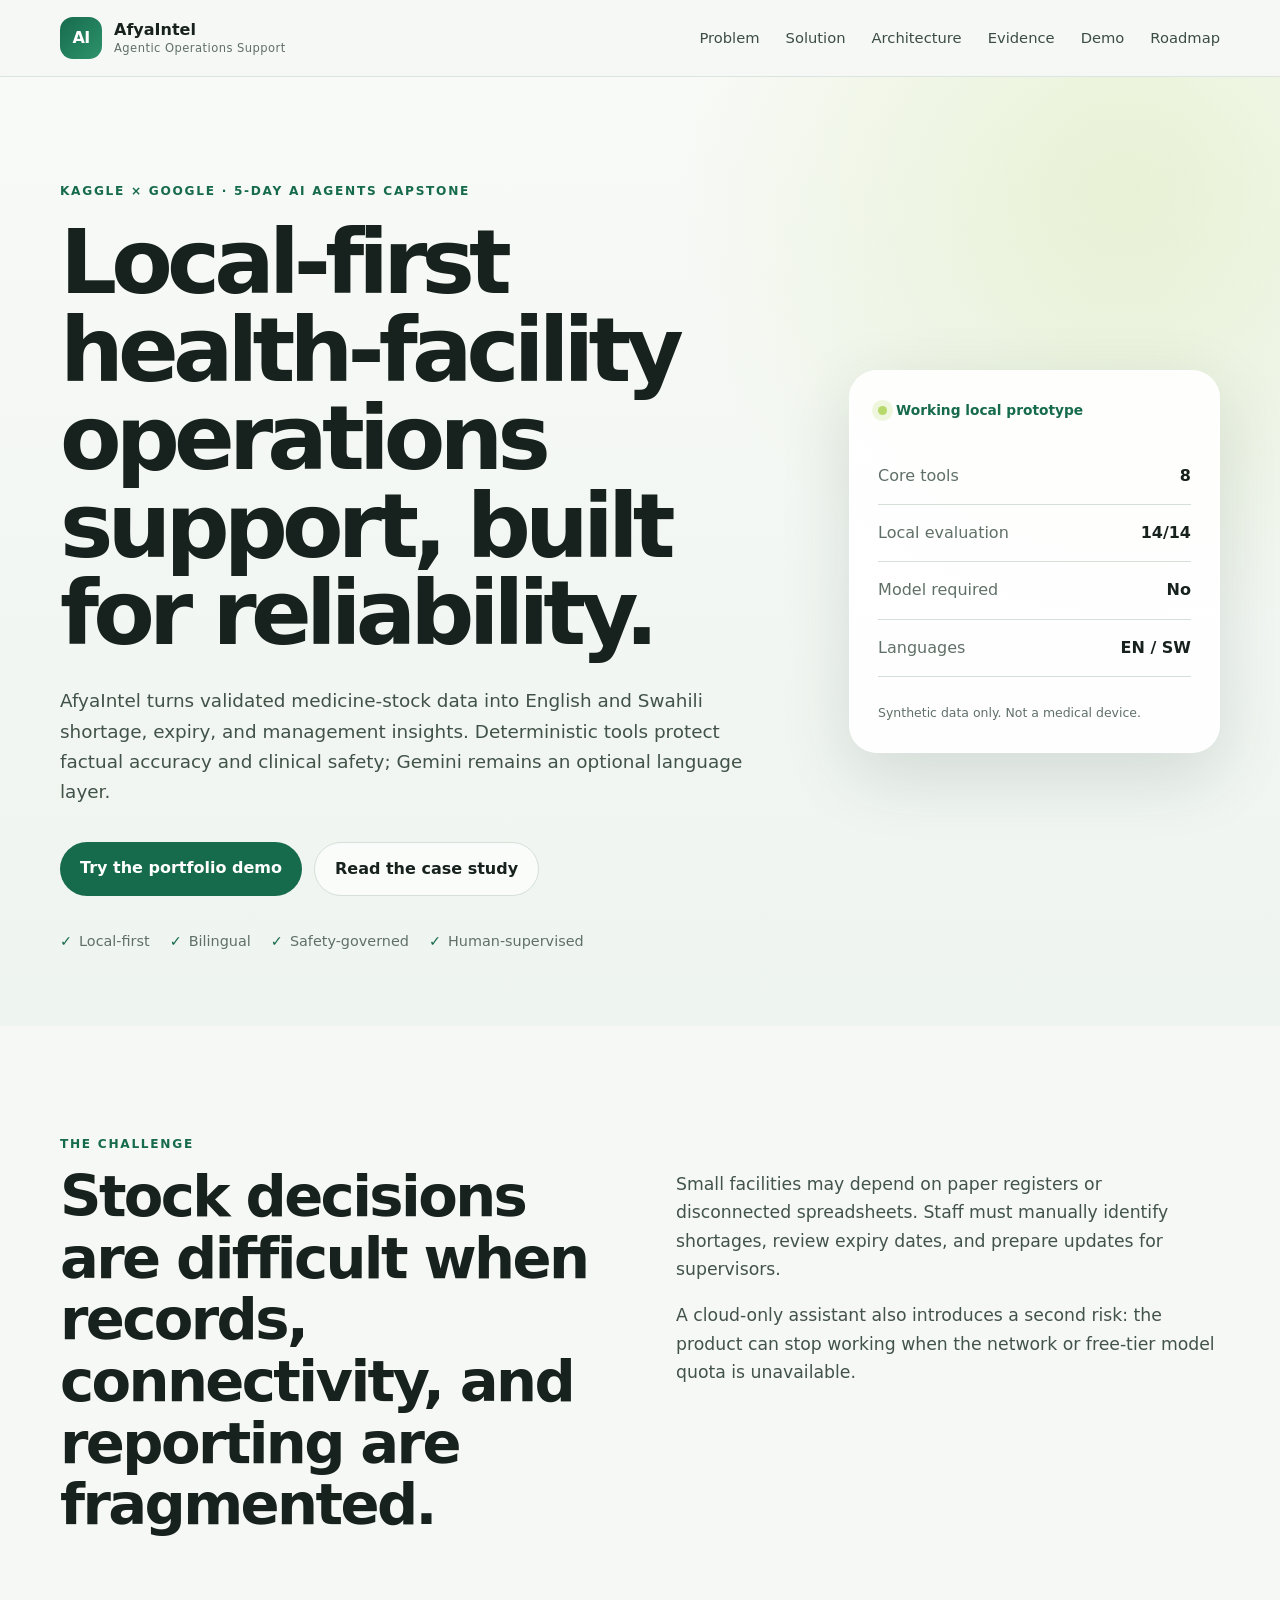
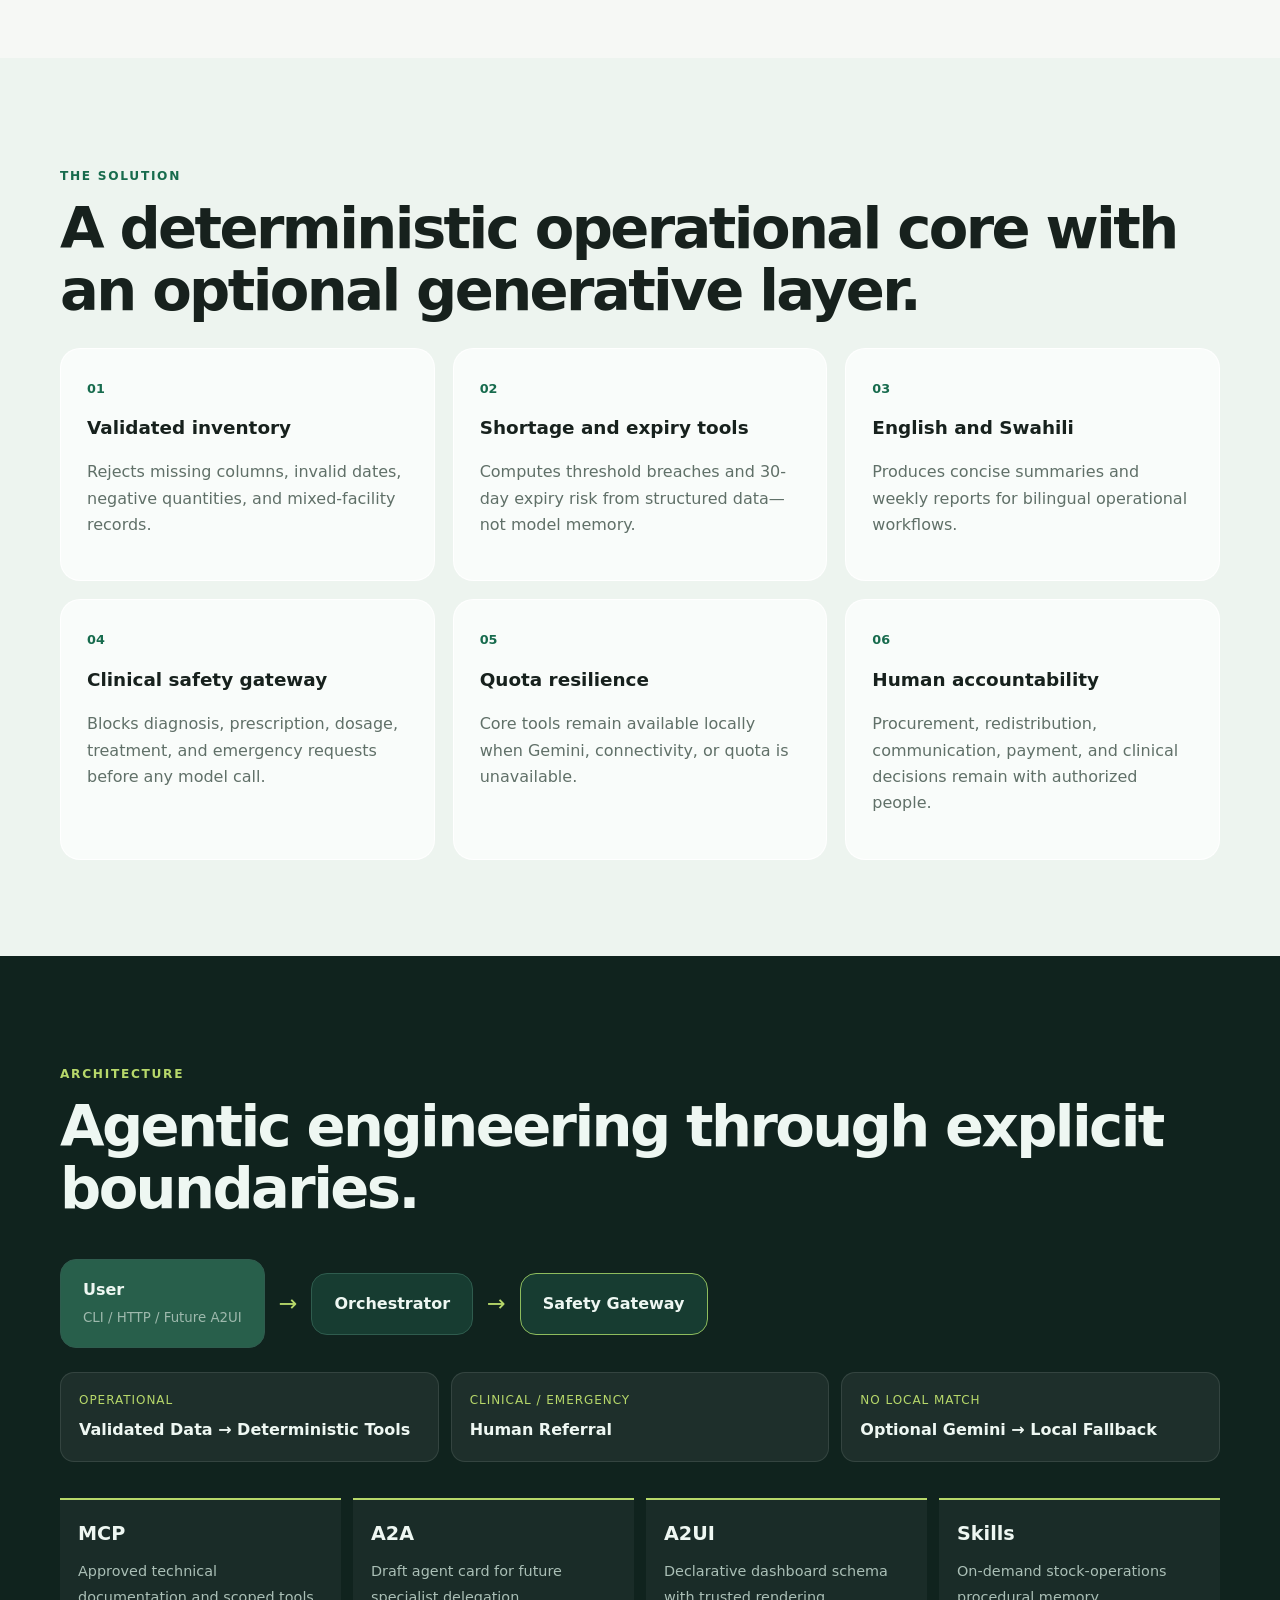
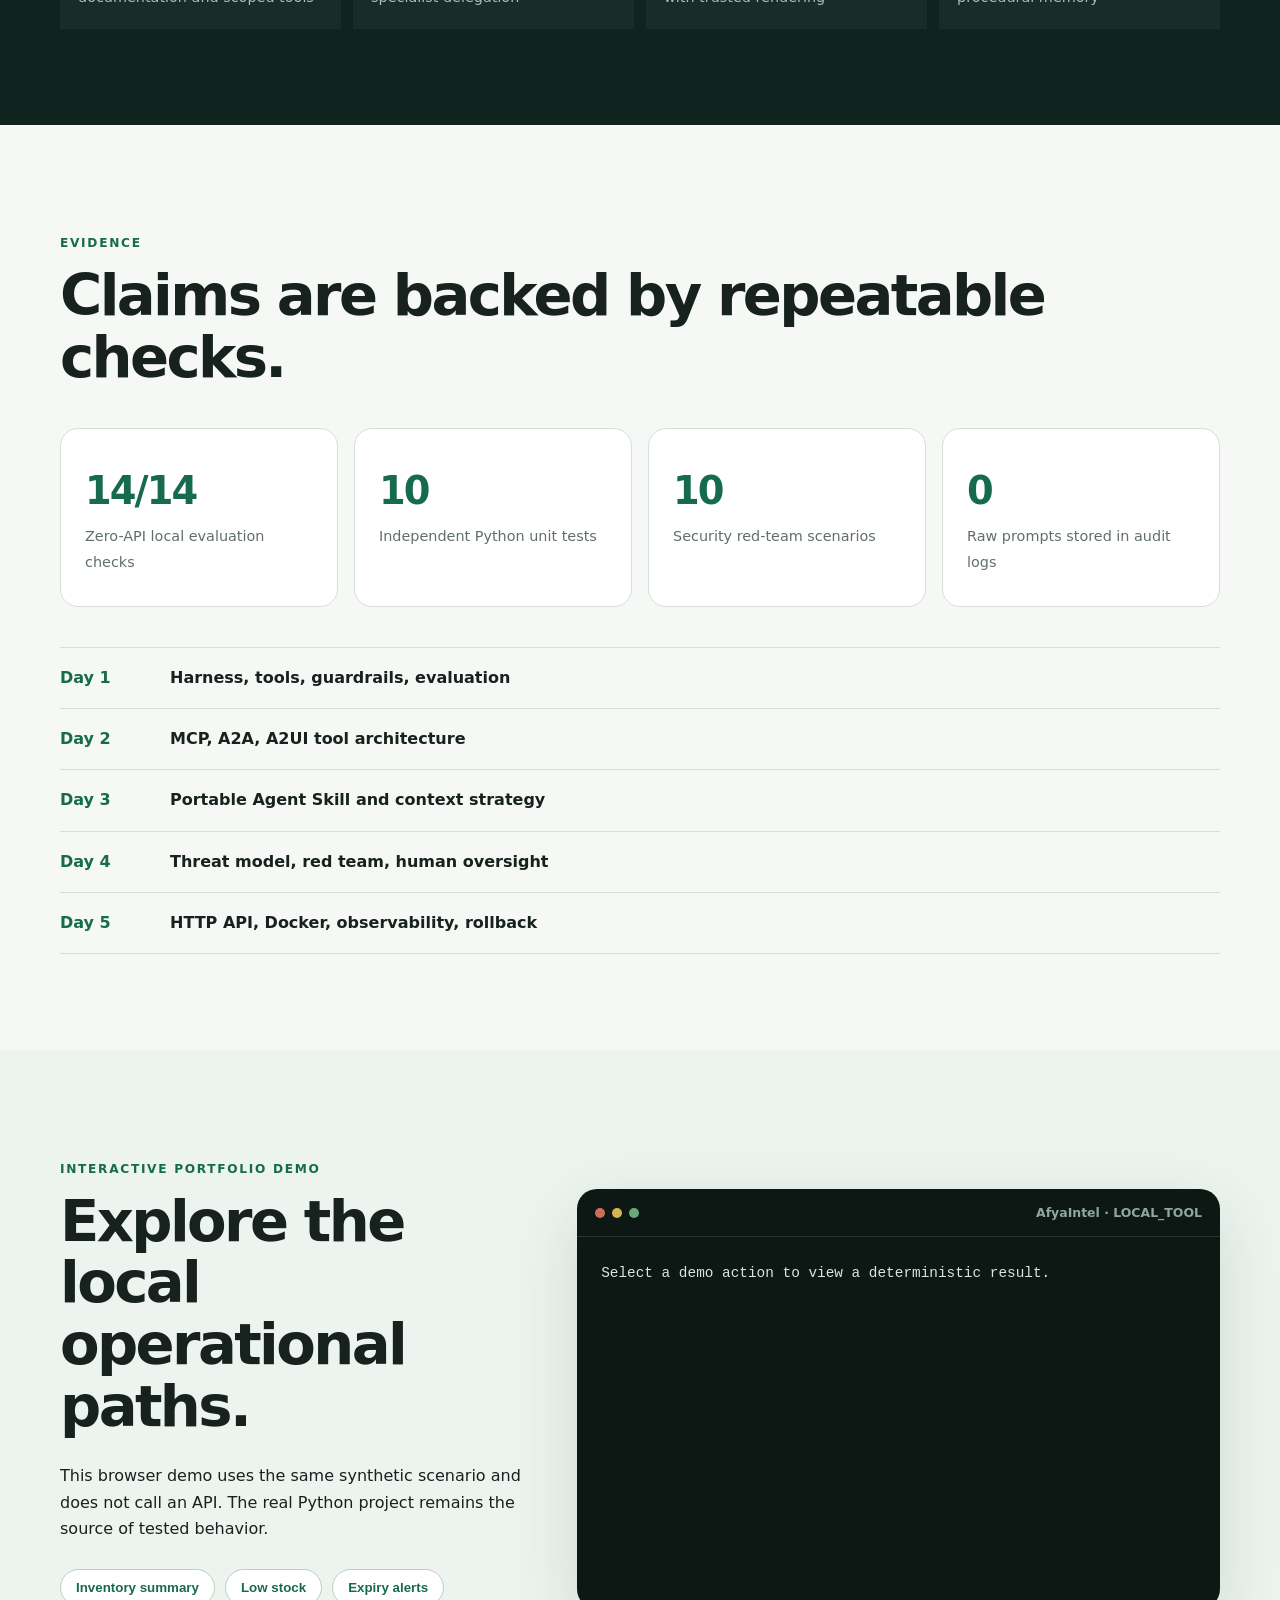
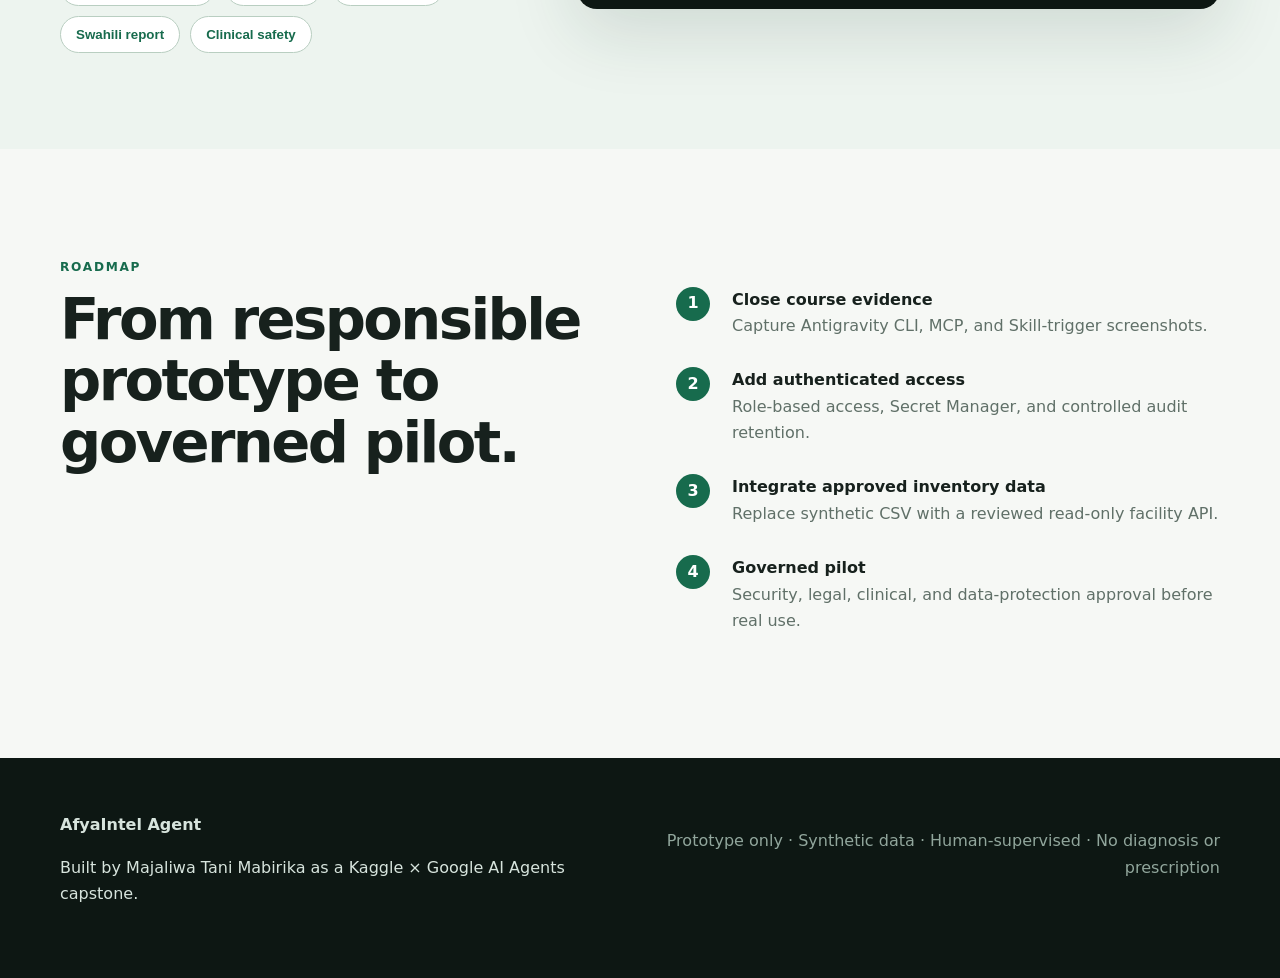
<file: portfolio/index.html>
<!doctype html>
<html lang="en">
<head>
  <meta charset="utf-8">
  <meta name="viewport" content="width=device-width, initial-scale=1">
  <meta name="description" content="AfyaIntel Agent — bilingual, local-first health-facility operations support.">
  <title>AfyaIntel Agent | Majaliwa Tani Mabirika</title>
  <link rel="stylesheet" href="assets/styles.css">
</head>
<body>
  <a class="skip-link" href="#main">Skip to content</a>
  <header class="site-header">
    <div class="container nav-wrap">
      <a class="brand" href="#top" aria-label="AfyaIntel home">
        <span class="brand-mark">AI</span>
        <span><strong>AfyaIntel</strong><small>Agentic Operations Support</small></span>
      </a>
      <button class="menu-button" aria-expanded="false" aria-controls="nav">Menu</button>
      <nav id="nav" class="nav" aria-label="Primary navigation">
        <a href="#problem">Problem</a>
        <a href="#solution">Solution</a>
        <a href="#architecture">Architecture</a>
        <a href="#evidence">Evidence</a>
        <a href="#demo">Demo</a>
        <a href="#roadmap">Roadmap</a>
      </nav>
    </div>
  </header>

  <main id="main">
    <section id="top" class="hero">
      <div class="container hero-grid">
        <div>
          <p class="eyebrow">Kaggle × Google · 5-Day AI Agents Capstone</p>
          <h1>Local-first health-facility operations support, built for reliability.</h1>
          <p class="hero-copy">AfyaIntel turns validated medicine-stock data into English and Swahili shortage, expiry, and management insights. Deterministic tools protect factual accuracy and clinical safety; Gemini remains an optional language layer.</p>
          <div class="hero-actions">
            <a class="button primary" href="#demo">Try the portfolio demo</a>
            <a class="button secondary" href="case-study.html">Read the case study</a>
          </div>
          <ul class="trust-list" aria-label="Project principles">
            <li>Local-first</li>
            <li>Bilingual</li>
            <li>Safety-governed</li>
            <li>Human-supervised</li>
          </ul>
        </div>
        <aside class="hero-card" aria-label="Project snapshot">
          <div class="status-row"><span class="status-dot"></span> Working local prototype</div>
          <dl>
            <div><dt>Core tools</dt><dd>8</dd></div>
            <div><dt>Local evaluation</dt><dd id="eval-score">14/14</dd></div>
            <div><dt>Model required</dt><dd>No</dd></div>
            <div><dt>Languages</dt><dd>EN / SW</dd></div>
          </dl>
          <p class="micro">Synthetic data only. Not a medical device.</p>
        </aside>
      </div>
    </section>

    <section id="problem" class="section">
      <div class="container split">
        <div>
          <p class="section-kicker">The challenge</p>
          <h2>Stock decisions are difficult when records, connectivity, and reporting are fragmented.</h2>
        </div>
        <div class="prose">
          <p>Small facilities may depend on paper registers or disconnected spreadsheets. Staff must manually identify shortages, review expiry dates, and prepare updates for supervisors.</p>
          <p>A cloud-only assistant also introduces a second risk: the product can stop working when the network or free-tier model quota is unavailable.</p>
        </div>
      </div>
    </section>

    <section id="solution" class="section surface">
      <div class="container">
        <p class="section-kicker">The solution</p>
        <h2>A deterministic operational core with an optional generative layer.</h2>
        <div class="feature-grid">
          <article class="feature"><span>01</span><h3>Validated inventory</h3><p>Rejects missing columns, invalid dates, negative quantities, and mixed-facility records.</p></article>
          <article class="feature"><span>02</span><h3>Shortage and expiry tools</h3><p>Computes threshold breaches and 30-day expiry risk from structured data—not model memory.</p></article>
          <article class="feature"><span>03</span><h3>English and Swahili</h3><p>Produces concise summaries and weekly reports for bilingual operational workflows.</p></article>
          <article class="feature"><span>04</span><h3>Clinical safety gateway</h3><p>Blocks diagnosis, prescription, dosage, treatment, and emergency requests before any model call.</p></article>
          <article class="feature"><span>05</span><h3>Quota resilience</h3><p>Core tools remain available locally when Gemini, connectivity, or quota is unavailable.</p></article>
          <article class="feature"><span>06</span><h3>Human accountability</h3><p>Procurement, redistribution, communication, payment, and clinical decisions remain with authorized people.</p></article>
        </div>
      </div>
    </section>

    <section id="architecture" class="section dark-section">
      <div class="container">
        <p class="section-kicker">Architecture</p>
        <h2>Agentic engineering through explicit boundaries.</h2>
        <div class="architecture" role="img" aria-label="AfyaIntel architecture flow">
          <div class="node accent">User<br><small>CLI / HTTP / Future A2UI</small></div>
          <div class="arrow">→</div>
          <div class="node">Orchestrator</div>
          <div class="arrow">→</div>
          <div class="node safety">Safety Gateway</div>
          <div class="branch-grid">
            <div class="branch"><span>Operational</span><strong>Validated Data → Deterministic Tools</strong></div>
            <div class="branch"><span>Clinical / Emergency</span><strong>Human Referral</strong></div>
            <div class="branch"><span>No local match</span><strong>Optional Gemini → Local Fallback</strong></div>
          </div>
        </div>
        <div class="protocol-grid">
          <div><b>MCP</b><span>Approved technical documentation and scoped tools</span></div>
          <div><b>A2A</b><span>Draft agent card for future specialist delegation</span></div>
          <div><b>A2UI</b><span>Declarative dashboard schema with trusted rendering</span></div>
          <div><b>Skills</b><span>On-demand stock-operations procedural memory</span></div>
        </div>
      </div>
    </section>

    <section id="evidence" class="section">
      <div class="container">
        <p class="section-kicker">Evidence</p>
        <h2>Claims are backed by repeatable checks.</h2>
        <div class="evidence-grid">
          <article><strong>14/14</strong><span>Zero-API local evaluation checks</span></article>
          <article><strong>10</strong><span>Independent Python unit tests</span></article>
          <article><strong>10</strong><span>Security red-team scenarios</span></article>
          <article><strong>0</strong><span>Raw prompts stored in audit logs</span></article>
        </div>
        <div class="course-map">
          <div><span>Day 1</span><b>Harness, tools, guardrails, evaluation</b></div>
          <div><span>Day 2</span><b>MCP, A2A, A2UI tool architecture</b></div>
          <div><span>Day 3</span><b>Portable Agent Skill and context strategy</b></div>
          <div><span>Day 4</span><b>Threat model, red team, human oversight</b></div>
          <div><span>Day 5</span><b>HTTP API, Docker, observability, rollback</b></div>
        </div>
      </div>
    </section>

    <section id="demo" class="section surface">
      <div class="container demo-grid">
        <div>
          <p class="section-kicker">Interactive portfolio demo</p>
          <h2>Explore the local operational paths.</h2>
          <p>This browser demo uses the same synthetic scenario and does not call an API. The real Python project remains the source of tested behavior.</p>
          <div class="demo-actions" role="group" aria-label="Demo actions">
            <button data-action="summary">Inventory summary</button>
            <button data-action="low">Low stock</button>
            <button data-action="expiry">Expiry alerts</button>
            <button data-action="sw-report">Swahili report</button>
            <button data-action="safety">Clinical safety</button>
          </div>
        </div>
        <div class="console" aria-live="polite">
          <div class="console-head"><span></span><span></span><span></span><b>AfyaIntel · LOCAL_TOOL</b></div>
          <pre id="console-output">Select a demo action to view a deterministic result.</pre>
        </div>
      </div>
    </section>

    <section id="roadmap" class="section">
      <div class="container split">
        <div>
          <p class="section-kicker">Roadmap</p>
          <h2>From responsible prototype to governed pilot.</h2>
        </div>
        <ol class="roadmap">
          <li><b>Close course evidence</b><span>Capture Antigravity CLI, MCP, and Skill-trigger screenshots.</span></li>
          <li><b>Add authenticated access</b><span>Role-based access, Secret Manager, and controlled audit retention.</span></li>
          <li><b>Integrate approved inventory data</b><span>Replace synthetic CSV with a reviewed read-only facility API.</span></li>
          <li><b>Governed pilot</b><span>Security, legal, clinical, and data-protection approval before real use.</span></li>
        </ol>
      </div>
    </section>
  </main>

  <footer>
    <div class="container footer-grid">
      <div><strong>AfyaIntel Agent</strong><p>Built by Majaliwa Tani Mabirika as a Kaggle × Google AI Agents capstone.</p></div>
      <div><p>Prototype only · Synthetic data · Human-supervised · No diagnosis or prescription</p></div>
    </div>
  </footer>
  <script src="assets/app.js"></script>
</body>
</html>
</file>
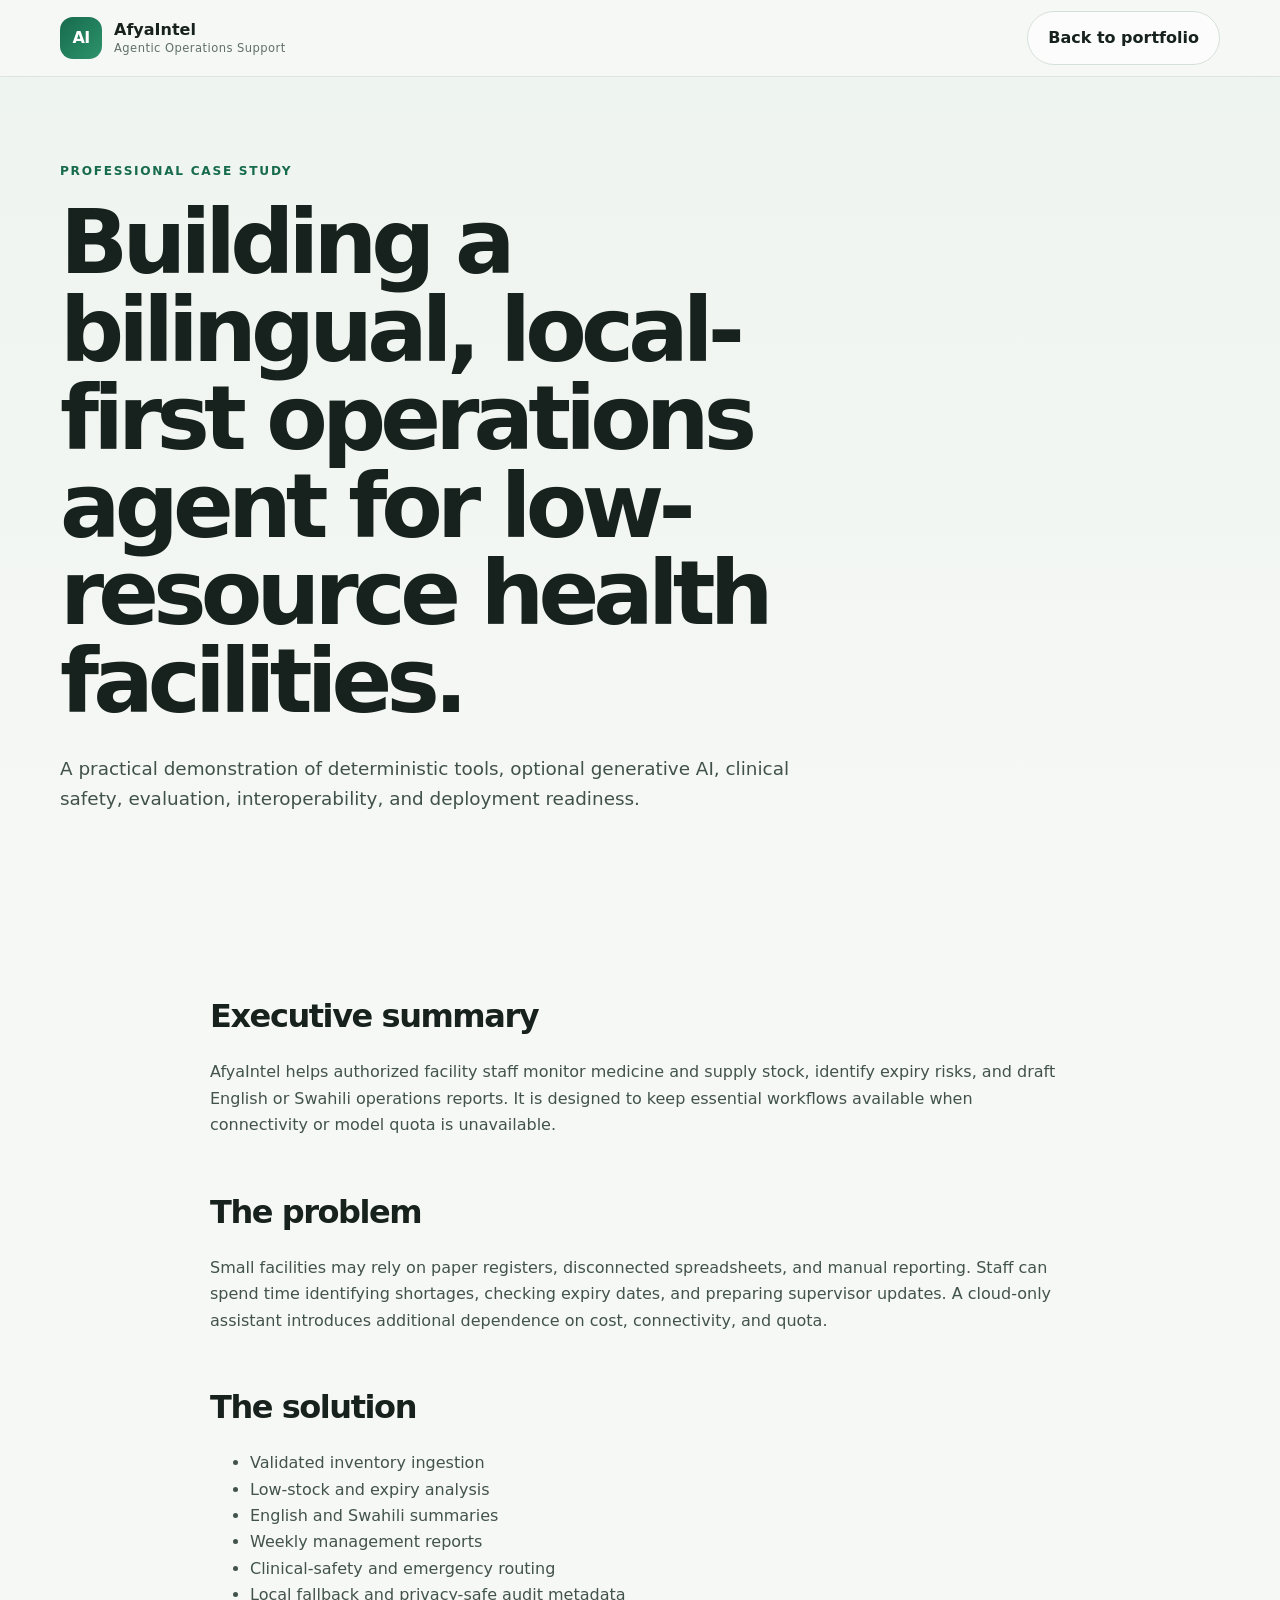
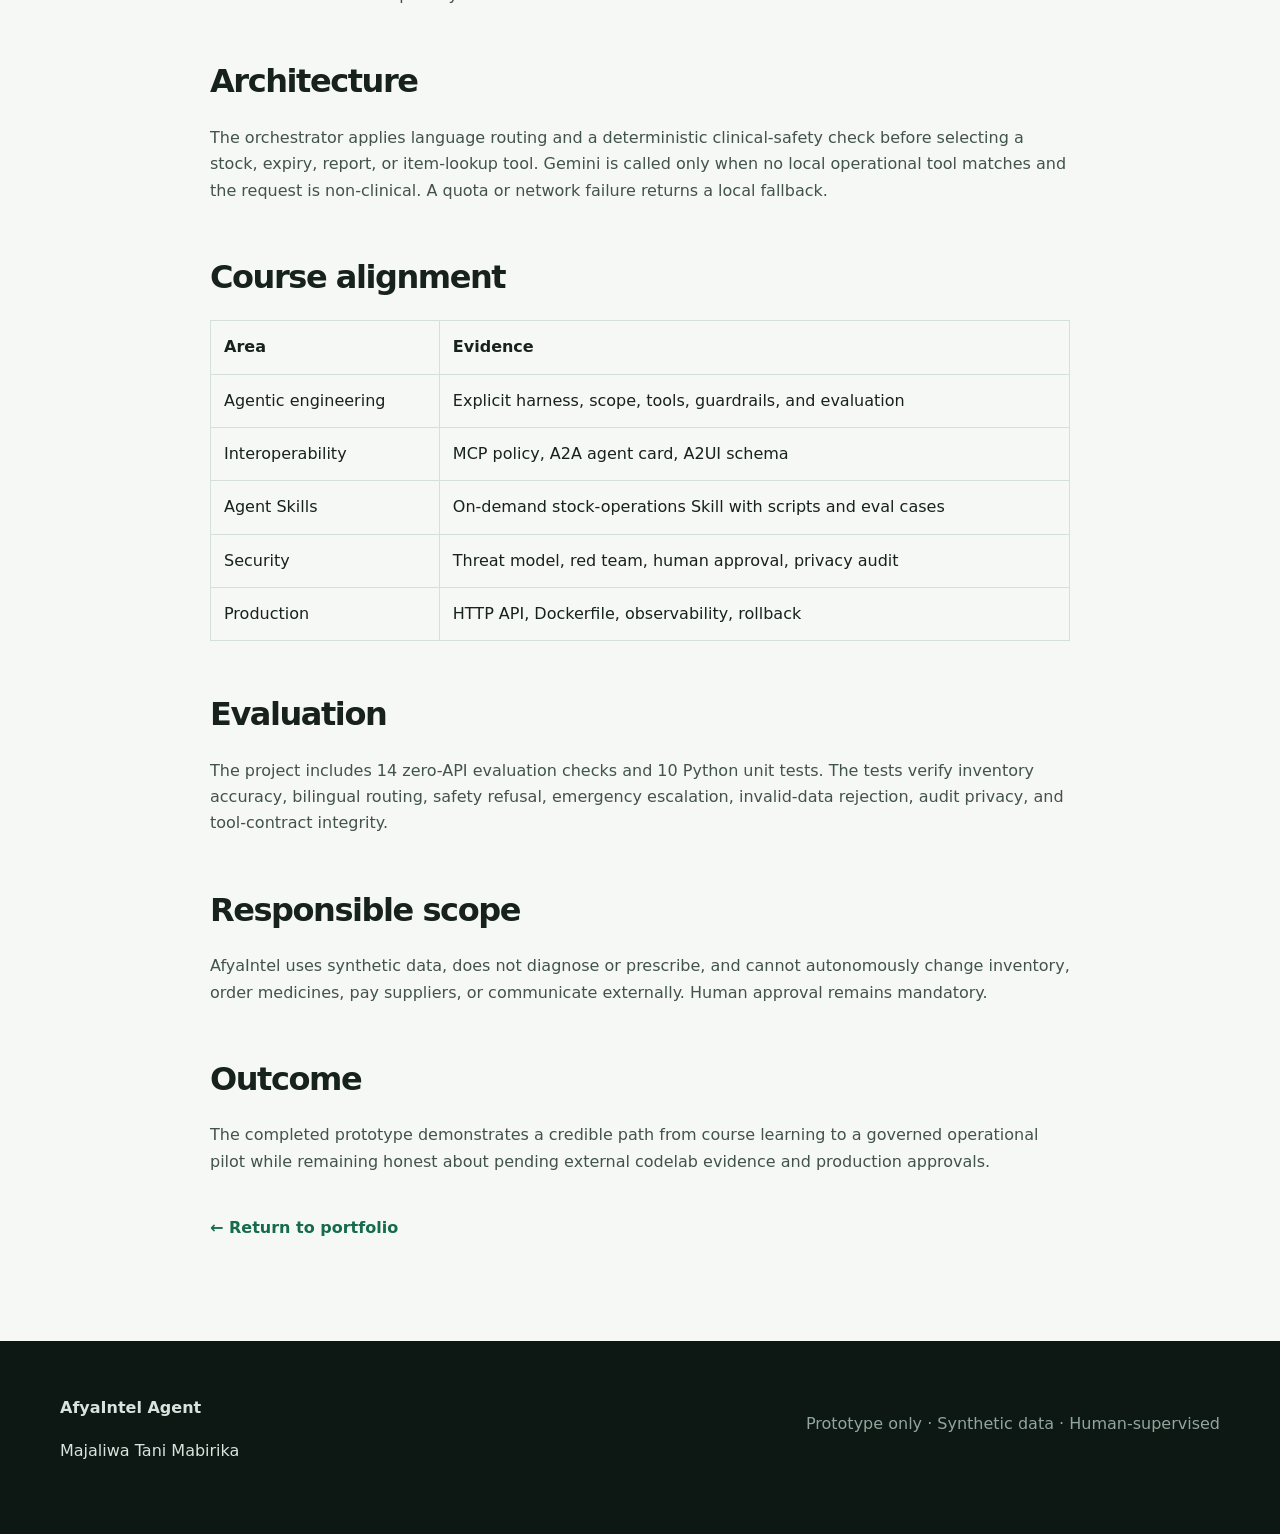
<file: portfolio/case-study.html>
<!doctype html>
<html lang="en">
<head>
  <meta charset="utf-8">
  <meta name="viewport" content="width=device-width, initial-scale=1">
  <meta name="description" content="AfyaIntel Agent professional case study.">
  <title>AfyaIntel Case Study</title>
  <link rel="stylesheet" href="assets/styles.css">
  <style>
    .case-hero{padding:72px 0 46px;background:linear-gradient(180deg,#eef4ef,#f6f8f5)}
    .case{max-width:860px;margin:0 auto;padding:64px 0 100px}
    .case h2{font-size:2rem;margin-top:56px}.case h3{margin-top:34px}.case p,.case li{color:#42534a}
    .case table{width:100%;border-collapse:collapse;margin:24px 0}.case th,.case td{text-align:left;padding:13px;border:1px solid #d5e0d9;vertical-align:top}
    .case code{background:#edf4ef;padding:2px 6px;border-radius:6px}.back{display:inline-flex;margin-top:24px;text-decoration:none;color:#176b4d;font-weight:800}
  </style>
</head>
<body>
<header class="site-header"><div class="container nav-wrap"><a class="brand" href="index.html"><span class="brand-mark">AI</span><span><strong>AfyaIntel</strong><small>Agentic Operations Support</small></span></a><a class="button secondary" href="index.html">Back to portfolio</a></div></header>
<section class="case-hero"><div class="container"><p class="eyebrow">Professional case study</p><h1>Building a bilingual, local-first operations agent for low-resource health facilities.</h1><p class="hero-copy">A practical demonstration of deterministic tools, optional generative AI, clinical safety, evaluation, interoperability, and deployment readiness.</p></div></section>
<main class="container"><article class="case">
<h2>Executive summary</h2>
<p>AfyaIntel helps authorized facility staff monitor medicine and supply stock, identify expiry risks, and draft English or Swahili operations reports. It is designed to keep essential workflows available when connectivity or model quota is unavailable.</p>
<h2>The problem</h2>
<p>Small facilities may rely on paper registers, disconnected spreadsheets, and manual reporting. Staff can spend time identifying shortages, checking expiry dates, and preparing supervisor updates. A cloud-only assistant introduces additional dependence on cost, connectivity, and quota.</p>
<h2>The solution</h2>
<ul><li>Validated inventory ingestion</li><li>Low-stock and expiry analysis</li><li>English and Swahili summaries</li><li>Weekly management reports</li><li>Clinical-safety and emergency routing</li><li>Local fallback and privacy-safe audit metadata</li></ul>
<h2>Architecture</h2>
<p>The orchestrator applies language routing and a deterministic clinical-safety check before selecting a stock, expiry, report, or item-lookup tool. Gemini is called only when no local operational tool matches and the request is non-clinical. A quota or network failure returns a local fallback.</p>
<h2>Course alignment</h2>
<table><thead><tr><th>Area</th><th>Evidence</th></tr></thead><tbody><tr><td>Agentic engineering</td><td>Explicit harness, scope, tools, guardrails, and evaluation</td></tr><tr><td>Interoperability</td><td>MCP policy, A2A agent card, A2UI schema</td></tr><tr><td>Agent Skills</td><td>On-demand stock-operations Skill with scripts and eval cases</td></tr><tr><td>Security</td><td>Threat model, red team, human approval, privacy audit</td></tr><tr><td>Production</td><td>HTTP API, Dockerfile, observability, rollback</td></tr></tbody></table>
<h2>Evaluation</h2>
<p>The project includes 14 zero-API evaluation checks and 10 Python unit tests. The tests verify inventory accuracy, bilingual routing, safety refusal, emergency escalation, invalid-data rejection, audit privacy, and tool-contract integrity.</p>
<h2>Responsible scope</h2>
<p>AfyaIntel uses synthetic data, does not diagnose or prescribe, and cannot autonomously change inventory, order medicines, pay suppliers, or communicate externally. Human approval remains mandatory.</p>
<h2>Outcome</h2>
<p>The completed prototype demonstrates a credible path from course learning to a governed operational pilot while remaining honest about pending external codelab evidence and production approvals.</p>
<a class="back" href="index.html">← Return to portfolio</a>
</article></main>
<footer><div class="container footer-grid"><div><strong>AfyaIntel Agent</strong><p>Majaliwa Tani Mabirika</p></div><div><p>Prototype only · Synthetic data · Human-supervised</p></div></div></footer>
</body>
</html>
</file>
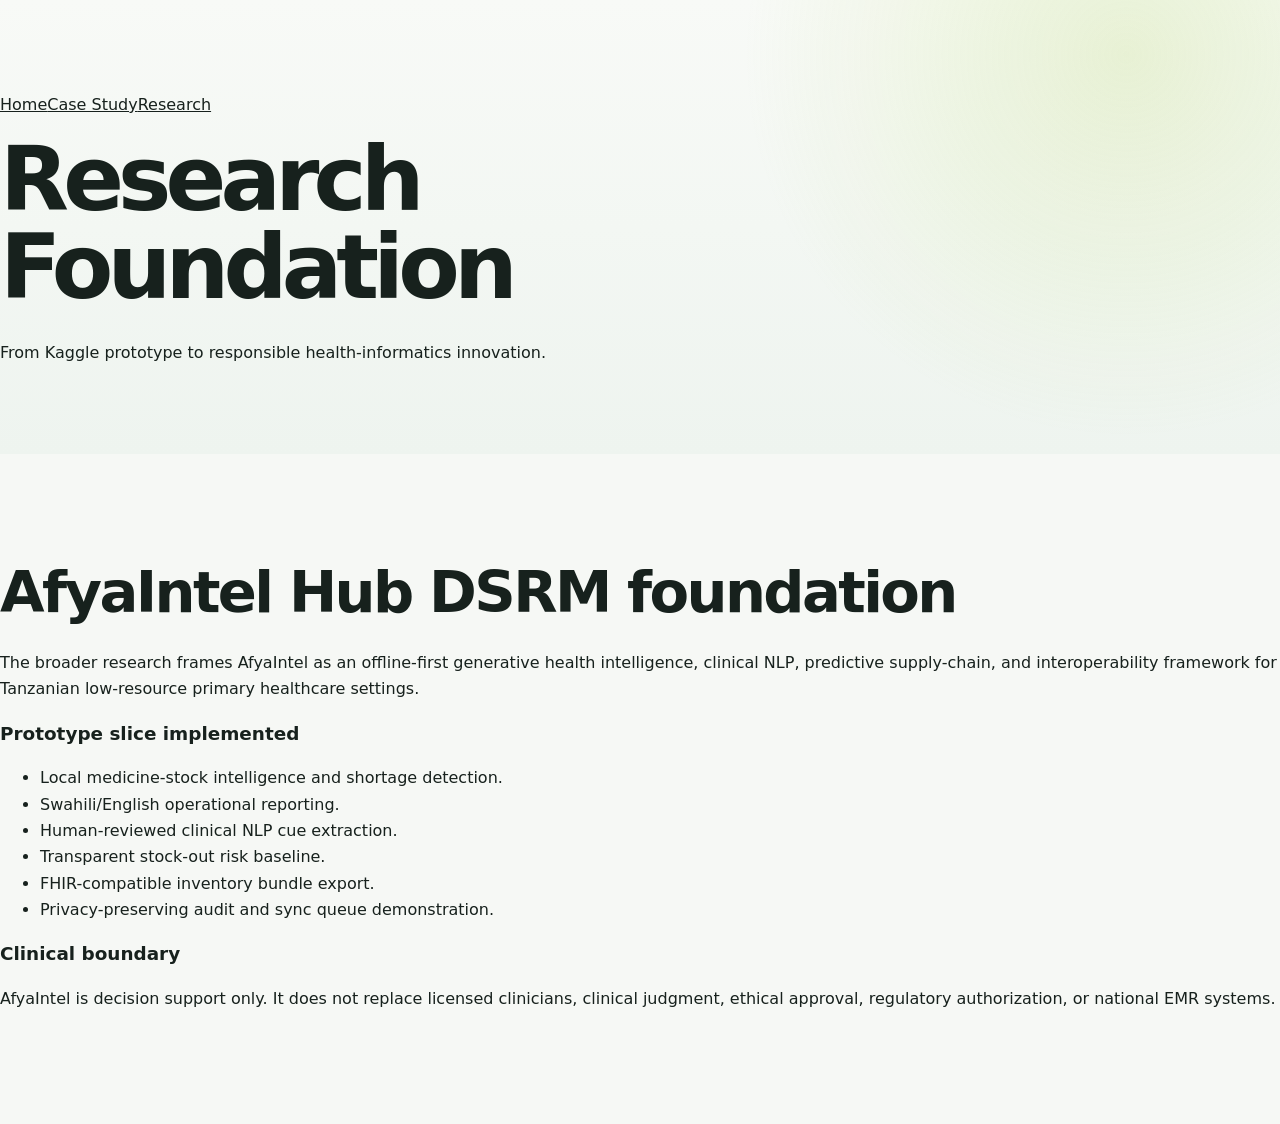
<file: portfolio/research.html>
<!doctype html>
<html lang="en">
<head>
  <meta charset="utf-8" />
  <meta name="viewport" content="width=device-width, initial-scale=1" />
  <title>AfyaIntel Research Foundation</title>
  <link rel="stylesheet" href="assets/styles.css" />
</head>
<body>
  <header class="hero compact">
    <nav><a href="index.html">Home</a><a href="case-study.html">Case Study</a><a href="research.html">Research</a></nav>
    <h1>Research Foundation</h1>
    <p>From Kaggle prototype to responsible health-informatics innovation.</p>
  </header>
  <main class="section">
    <article class="card wide">
      <h2>AfyaIntel Hub DSRM foundation</h2>
      <p>The broader research frames AfyaIntel as an offline-first generative health intelligence, clinical NLP, predictive supply-chain, and interoperability framework for Tanzanian low-resource primary healthcare settings.</p>
      <h3>Prototype slice implemented</h3>
      <ul>
        <li>Local medicine-stock intelligence and shortage detection.</li>
        <li>Swahili/English operational reporting.</li>
        <li>Human-reviewed clinical NLP cue extraction.</li>
        <li>Transparent stock-out risk baseline.</li>
        <li>FHIR-compatible inventory bundle export.</li>
        <li>Privacy-preserving audit and sync queue demonstration.</li>
      </ul>
      <h3>Clinical boundary</h3>
      <p>AfyaIntel is decision support only. It does not replace licensed clinicians, clinical judgment, ethical approval, regulatory authorization, or national EMR systems.</p>
    </article>
  </main>
</body>
</html>
</file>
<file: portfolio/assets/styles.css>
:root {
  --ink: #17211d;
  --muted: #607068;
  --paper: #f6f8f5;
  --surface: #edf4ef;
  --white: #ffffff;
  --green: #176b4d;
  --green-2: #2d936c;
  --lime: #b7d86a;
  --navy: #10231e;
  --line: #d5e0d9;
  --warning: #9a5f17;
  --shadow: 0 22px 70px rgba(23, 54, 42, .14);
}
* { box-sizing: border-box; }
html { scroll-behavior: smooth; }
body { margin: 0; color: var(--ink); background: var(--paper); font-family: Inter, ui-sans-serif, system-ui, -apple-system, BlinkMacSystemFont, "Segoe UI", sans-serif; line-height: 1.65; }
a { color: inherit; }
button, a { -webkit-tap-highlight-color: transparent; }
.container { width: min(1160px, calc(100% - 40px)); margin: 0 auto; }
.skip-link { position: fixed; left: 16px; top: -60px; padding: 10px 14px; background: var(--white); z-index: 999; }
.skip-link:focus { top: 16px; }
.site-header { position: sticky; top: 0; z-index: 50; backdrop-filter: blur(16px); background: rgba(246, 248, 245, .88); border-bottom: 1px solid rgba(213, 224, 217, .8); }
.nav-wrap { min-height: 76px; display: flex; align-items: center; justify-content: space-between; gap: 24px; }
.brand { text-decoration: none; display: inline-flex; align-items: center; gap: 12px; }
.brand-mark { width: 42px; height: 42px; display: grid; place-items: center; border-radius: 13px; color: white; background: linear-gradient(135deg, var(--green), var(--green-2)); font-weight: 800; letter-spacing: -.04em; }
.brand span:last-child { display: grid; line-height: 1.1; }
.brand small { margin-top: 4px; color: var(--muted); font-size: .72rem; letter-spacing: .04em; }
.nav { display: flex; gap: 26px; font-size: .92rem; }
.nav a { text-decoration: none; color: #3c4d45; }
.nav a:hover { color: var(--green); }
.menu-button { display: none; border: 1px solid var(--line); background: var(--white); border-radius: 10px; padding: 8px 12px; }
.hero { padding: 92px 0 72px; background: radial-gradient(circle at 88% 12%, rgba(183,216,106,.24), transparent 32%), linear-gradient(180deg, #f8faf7, #eef4ef); }
.hero-grid { display: grid; grid-template-columns: 1.45fr .75fr; gap: 72px; align-items: center; }
.eyebrow, .section-kicker { text-transform: uppercase; letter-spacing: .14em; font-size: .76rem; font-weight: 800; color: var(--green); }
h1 { font-size: clamp(2.9rem, 7vw, 5.7rem); line-height: .98; letter-spacing: -.065em; max-width: 850px; margin: 18px 0 28px; }
h2 { font-size: clamp(2rem, 4.5vw, 3.8rem); line-height: 1.07; letter-spacing: -.045em; margin: 12px 0 26px; }
h3 { margin: 12px 0 8px; font-size: 1.15rem; }
.hero-copy { font-size: 1.15rem; max-width: 760px; color: #415249; }
.hero-actions { display: flex; gap: 12px; flex-wrap: wrap; margin-top: 34px; }
.button { text-decoration: none; border-radius: 999px; padding: 13px 20px; font-weight: 750; }
.button.primary { background: var(--green); color: white; }
.button.secondary { background: rgba(255,255,255,.7); border: 1px solid var(--line); }
.trust-list { display: flex; flex-wrap: wrap; gap: 20px; padding: 0; margin: 34px 0 0; list-style: none; color: var(--muted); font-size: .9rem; }
.trust-list li::before { content: "✓"; color: var(--green); margin-right: 7px; font-weight: 900; }
.hero-card { background: rgba(255,255,255,.9); border: 1px solid rgba(255,255,255,.9); border-radius: 28px; padding: 28px; box-shadow: var(--shadow); }
.status-row { display: flex; align-items: center; gap: 9px; color: var(--green); font-size: .86rem; font-weight: 800; }
.status-dot { width: 9px; height: 9px; border-radius: 50%; background: var(--lime); box-shadow: 0 0 0 6px rgba(183,216,106,.22); }
.hero-card dl { margin: 26px 0; }
.hero-card dl div { display: flex; justify-content: space-between; padding: 15px 0; border-bottom: 1px solid var(--line); }
.hero-card dt { color: var(--muted); }
.hero-card dd { margin: 0; font-weight: 850; }
.micro { font-size: .78rem; color: var(--muted); margin-bottom: 0; }
.section { padding: 96px 0; }
.surface { background: var(--surface); }
.split { display: grid; grid-template-columns: 1fr 1fr; gap: 72px; align-items: start; }
.prose { font-size: 1.08rem; color: #42534a; }
.prose p:first-child { margin-top: 48px; }
.feature-grid { display: grid; grid-template-columns: repeat(3, 1fr); gap: 18px; }
.feature { min-height: 230px; padding: 26px; border-radius: 20px; background: rgba(255,255,255,.68); border: 1px solid rgba(255,255,255,.9); }
.feature > span { color: var(--green); font-weight: 850; font-size: .8rem; }
.feature p { color: var(--muted); }
.dark-section { background: var(--navy); color: #eef7f2; }
.dark-section .section-kicker { color: var(--lime); }
.architecture { margin-top: 40px; display: flex; align-items: center; gap: 14px; flex-wrap: wrap; }
.node { background: #173c31; border: 1px solid #2f5c4e; border-radius: 16px; padding: 17px 22px; font-weight: 800; }
.node small { color: #9eb9ad; font-weight: 500; }
.node.accent { background: #285f4b; }
.node.safety { border-color: #8ebc5d; }
.arrow { color: var(--lime); font-size: 1.4rem; }
.branch-grid { width: 100%; display: grid; grid-template-columns: repeat(3, 1fr); gap: 12px; margin-top: 10px; }
.branch { padding: 18px; border-radius: 14px; background: rgba(255,255,255,.06); border: 1px solid rgba(255,255,255,.1); }
.branch span { display: block; color: var(--lime); font-size: .75rem; text-transform: uppercase; letter-spacing: .08em; margin-bottom: 6px; }
.protocol-grid { margin-top: 36px; display: grid; grid-template-columns: repeat(4,1fr); gap: 12px; }
.protocol-grid div { padding: 18px; border-top: 2px solid var(--lime); background: rgba(255,255,255,.045); }
.protocol-grid b { display: block; font-size: 1.2rem; margin-bottom: 8px; }
.protocol-grid span { color: #aabfb6; font-size: .9rem; }
.evidence-grid { display: grid; grid-template-columns: repeat(4,1fr); gap: 16px; margin: 40px 0; }
.evidence-grid article { padding: 30px 24px; background: var(--white); border-radius: 18px; border: 1px solid var(--line); }
.evidence-grid strong { display: block; font-size: 2.4rem; letter-spacing: -.05em; color: var(--green); }
.evidence-grid span { color: var(--muted); font-size: .9rem; }
.course-map { border-top: 1px solid var(--line); }
.course-map div { display: grid; grid-template-columns: 90px 1fr; gap: 20px; padding: 17px 0; border-bottom: 1px solid var(--line); }
.course-map span { color: var(--green); font-weight: 850; }
.demo-grid { display: grid; grid-template-columns: .85fr 1.15fr; gap: 42px; align-items: center; }
.demo-actions { display: flex; flex-wrap: wrap; gap: 10px; margin-top: 26px; }
.demo-actions button { border: 1px solid #b9cec1; background: white; color: var(--green); border-radius: 999px; padding: 10px 15px; cursor: pointer; font-weight: 750; }
.demo-actions button:hover { background: var(--green); color: white; }
.console { background: #0d1713; color: #d6e7de; border-radius: 20px; overflow: hidden; box-shadow: var(--shadow); min-height: 420px; }
.console-head { height: 48px; display: flex; align-items: center; gap: 7px; padding: 0 18px; border-bottom: 1px solid #23352e; color: #8fa89d; font-size: .78rem; }
.console-head span { width: 10px; height: 10px; border-radius: 50%; background: #586b63; }
.console-head span:first-child { background: #cc6f5a; }
.console-head span:nth-child(2) { background: #d5b451; }
.console-head span:nth-child(3) { background: #6aaa79; }
.console-head b { margin-left: auto; }
.console pre { white-space: pre-wrap; font-family: "Cascadia Code", Consolas, monospace; padding: 24px; margin: 0; font-size: .9rem; line-height: 1.75; }
.roadmap { list-style: none; counter-reset: road; margin: 42px 0 0; padding: 0; }
.roadmap li { counter-increment: road; position: relative; padding: 0 0 28px 56px; }
.roadmap li::before { content: counter(road); position: absolute; left: 0; top: 0; width: 34px; height: 34px; border-radius: 50%; display: grid; place-items: center; background: var(--green); color: white; font-weight: 850; }
.roadmap b, .roadmap span { display: block; }
.roadmap span { color: var(--muted); }
footer { padding: 54px 0; background: #0d1713; color: #d7e4dd; }
.footer-grid { display: grid; grid-template-columns: 1fr 1fr; gap: 32px; }
.footer-grid div:last-child { text-align: right; color: #91a69c; }
@media (max-width: 900px) {
  .hero-grid, .split, .demo-grid { grid-template-columns: 1fr; gap: 30px; }
  .feature-grid, .evidence-grid { grid-template-columns: repeat(2, 1fr); }
  .protocol-grid { grid-template-columns: repeat(2,1fr); }
  .prose p:first-child { margin-top: 0; }
  .hero-card { max-width: 520px; }
}
@media (max-width: 680px) {
  .container { width: min(100% - 28px, 1160px); }
  .menu-button { display: block; }
  .nav { display: none; position: absolute; top: 76px; left: 14px; right: 14px; flex-direction: column; padding: 18px; background: var(--white); border: 1px solid var(--line); border-radius: 14px; box-shadow: var(--shadow); }
  .nav.open { display: flex; }
  .hero { padding-top: 64px; }
  h1 { font-size: 3.25rem; }
  .section { padding: 72px 0; }
  .feature-grid, .evidence-grid, .branch-grid, .protocol-grid, .footer-grid { grid-template-columns: 1fr; }
  .footer-grid div:last-child { text-align: left; }
  .architecture { align-items: stretch; flex-direction: column; }
  .arrow { transform: rotate(90deg); align-self: center; }
}
</file>
